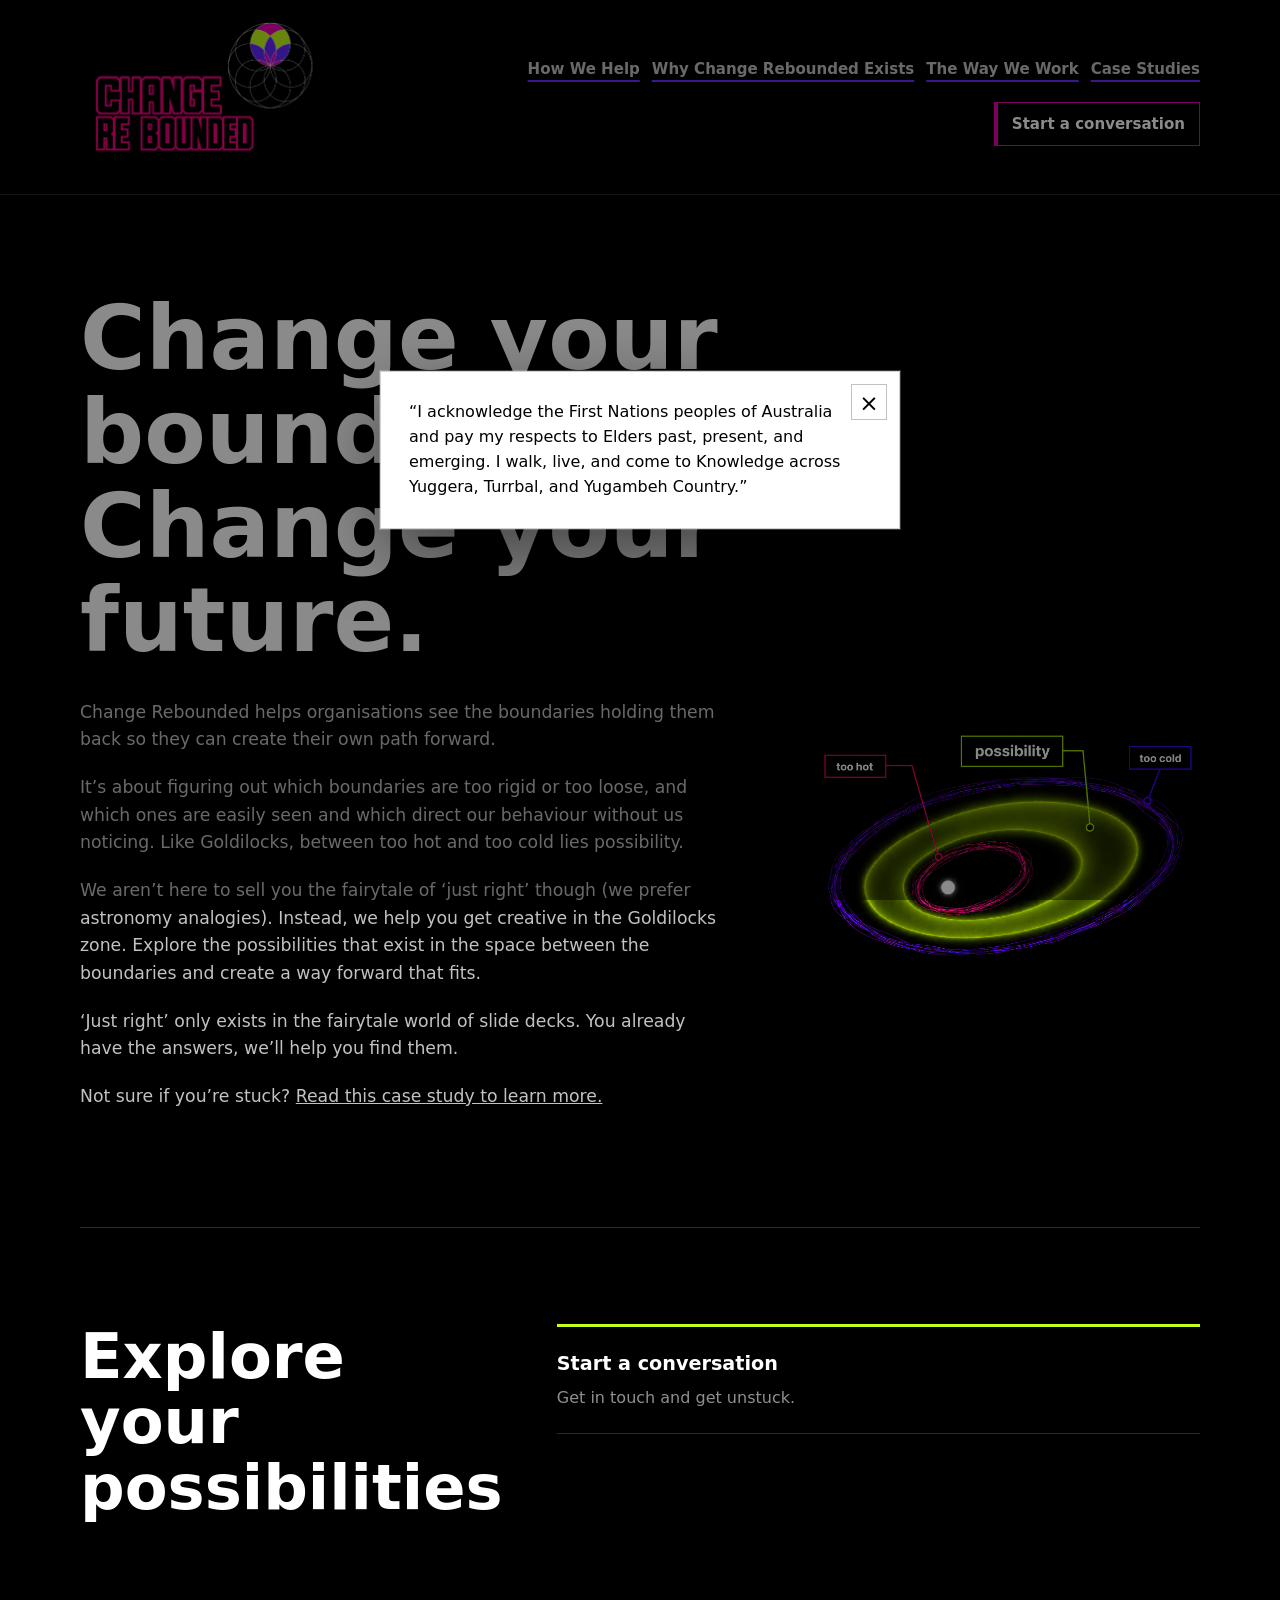
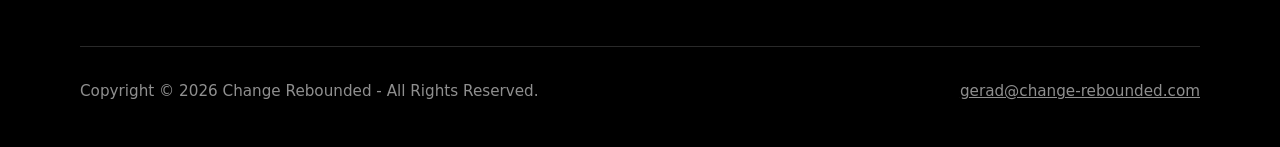
<file: index.html>
<!doctype html>
<html lang="en">
  <head>
    <meta charset="utf-8">
    <meta name="viewport" content="width=device-width, initial-scale=1">
    <meta name="description" content="Change Rebounded helps organisations get unstuck by seeing the boundaries shaping change, technology projects and post-system resets, then finding a better way forward.">
    <meta name="robots" content="index, follow">
    <meta property="og:title" content="Change Rebounded">
    <meta property="og:description" content="Change your boundaries. Change your future.">
    <meta property="og:type" content="website">
    <title>Change Rebounded | Change your boundaries. Change your future.</title>
    <link rel="canonical" href="https://change-rebounded.com/">
    <link rel="sitemap" type="application/xml" href="https://change-rebounded.com/sitemap.xml">
    <link rel="stylesheet" href="styles.css">
    <script type="application/ld+json">
      {
        "@context": "https://schema.org",
        "@type": "ProfessionalService",
        "name": "Change Rebounded",
        "url": "https://change-rebounded.com/",
        "email": "gerad@change-rebounded.com",
        "logo": "https://change-rebounded.com/images/Combined%20logo%20transparent%20black%20background.png",
        "description": "Change Rebounded helps organisations get unstuck by seeing the boundaries shaping change, technology projects and post-system resets, then finding a better way forward.",
        "slogan": "Change your boundaries. Change your future.",
        "knowsAbout": [
          "change management",
          "organisational boundaries",
          "technology roadmap reorientation",
          "project dynamics diagnostics",
          "post-system change"
        ],
        "hasOfferCatalog": {
          "@type": "OfferCatalog",
          "name": "Change Rebounded services",
          "itemListElement": [
            {
              "@type": "Offer",
              "itemOffered": {
                "@type": "Service",
                "name": "The Pre-ject",
                "description": "A service for leaders who want to use limited budgets wisely and make sure they are solving the right problem before kicking off a project."
              }
            },
            {
              "@type": "Offer",
              "itemOffered": {
                "@type": "Service",
                "name": "Project Dynamics Diagnostic",
                "description": "A service for leaders with projects that report green but are stuck, misread or unable to make visible progress."
              }
            },
            {
              "@type": "Offer",
              "itemOffered": {
                "@type": "Service",
                "name": "Technology Roadmap Reorientation",
                "description": "A service for leaders caught replacing dying systems but not reimagining what technology could help the organisation do."
              }
            },
            {
              "@type": "Offer",
              "itemOffered": {
                "@type": "Service",
                "name": "Post-system Change Reset",
                "description": "A service for leaders dealing with the aftermath of a system implementation or change that broke something important."
              }
            }
          ]
        }
      }
    </script>
  </head>
  <body>
    <aside class="acknowledgement-overlay" id="first-nations-acknowledgement" aria-label="First Nations acknowledgement" hidden>
      <div class="acknowledgement-box">
        <button class="acknowledgement-close" type="button" aria-label="Close acknowledgement" data-acknowledgement-close>
          <span aria-hidden="true">&times;</span>
        </button>
        <p>&ldquo;I acknowledge the First Nations peoples of Australia and pay my respects to Elders past, present, and emerging. I walk, live, and come to Knowledge across Yuggera, Turrbal, and Yugambeh Country.&rdquo;</p>
      </div>
    </aside>

    <header class="site-header">
      <div class="header-inner" aria-label="Change Rebounded">
        <a class="brand" href="index.html" aria-label="Change Rebounded home">
          <img class="brand-combined" src="images/Combined logo transparent black background.png" alt="Change Rebounded">
        </a>
        <nav class="header-actions" aria-label="Primary navigation">
          <a class="header-link" href="how-we-help.html">How We Help</a>
          <a class="header-link" href="why-change-rebounded-exists.html">Why Change Rebounded Exists</a>
          <a class="header-link" href="the-way-we-work.html">The Way We Work</a>
          <a class="header-link" href="case-studies.html">Case Studies</a>
          <a class="header-link header-link-primary" href="mailto:gerad@change-rebounded.com">Start a conversation</a>
        </nav>
      </div>
    </header>

    <main>
      <section class="hero" aria-labelledby="change-your-boundaries-change-your-future">
        <div class="hero-layout">
          <h1 class="hero-title" id="change-your-boundaries-change-your-future">Change your boundaries. Change your future.</h1>
          <div class="hero-content">
            <p>Change Rebounded helps organisations see the boundaries holding them back so they can create their own path forward.</p>
            <p>It&rsquo;s about figuring out which boundaries are too rigid or too loose, and which ones are easily seen and which direct our behaviour without us noticing. Like Goldilocks, between too hot and too cold lies possibility.</p>
            <p>We aren&rsquo;t here to sell you the fairytale of &lsquo;just right&rsquo; though (we prefer astronomy analogies). Instead, we help you get creative in the Goldilocks zone. Explore the possibilities that exist in the space between the boundaries and create a way forward that fits.</p>
            <figure class="hero-visual">
              <img src="images/Goldilocks zone.png" width="1536" height="1024" alt="Goldilocks zone diagram showing possibility between boundaries that are too hot and too cold">
            </figure>
            <p>&lsquo;Just right&rsquo; only exists in the fairytale world of slide decks. You already have the answers, we&rsquo;ll help you find them.</p>
            <p>Not sure if you&rsquo;re stuck? <a href="case-studies.html">Read this case study to learn more.</a></p>
          </div>
        </div>
      </section>

      <section class="talk-section" aria-labelledby="ready-to-talk">
        <div class="talk-inner">
          <div>
            <h2 id="ready-to-talk">Explore your possibilities</h2>
          </div>
          <div class="talk-actions">
            <a class="talk-link" href="mailto:gerad@change-rebounded.com">
              <span>Start a conversation</span>
              <span>Get in touch and get unstuck.</span>
            </a>
          </div>
        </div>
      </section>
    </main>

    <footer class="site-footer">
      <p>Copyright &copy; 2026 Change Rebounded - All Rights Reserved.</p>
      <a href="mailto:gerad@change-rebounded.com">gerad@change-rebounded.com</a>
    </footer>

    <script>
      (function () {
        var overlay = document.getElementById("first-nations-acknowledgement");
        if (!overlay) {
          return;
        }

        var closeButton = overlay.querySelector("[data-acknowledgement-close]");
        var storageKey = "changeReboundedAcknowledgementDismissed";

        function hasDismissed() {
          try {
            if (typeof window.sessionStorage === "undefined") {
              return false;
            }
            return window.sessionStorage.getItem(storageKey) === "true";
          } catch (error) {
            return false;
          }
        }

        function rememberDismissed() {
          try {
            if (typeof window.sessionStorage === "undefined") {
              return;
            }
            window.sessionStorage.setItem(storageKey, "true");
          } catch (error) {
            return;
          }
        }

        function cameFromInsideSite() {
          if (!document.referrer) {
            return false;
          }

          try {
            return new URL(document.referrer).origin === window.location.origin;
          } catch (error) {
            return false;
          }
        }

        function hideAcknowledgement() {
          overlay.hidden = true;
        }

        if (!hasDismissed() && !cameFromInsideSite()) {
          overlay.hidden = false;
        }

        if (closeButton) {
          closeButton.addEventListener("click", function () {
            rememberDismissed();
            hideAcknowledgement();
          });
        }
      })();
    </script>
  </body>
</html>
</file>
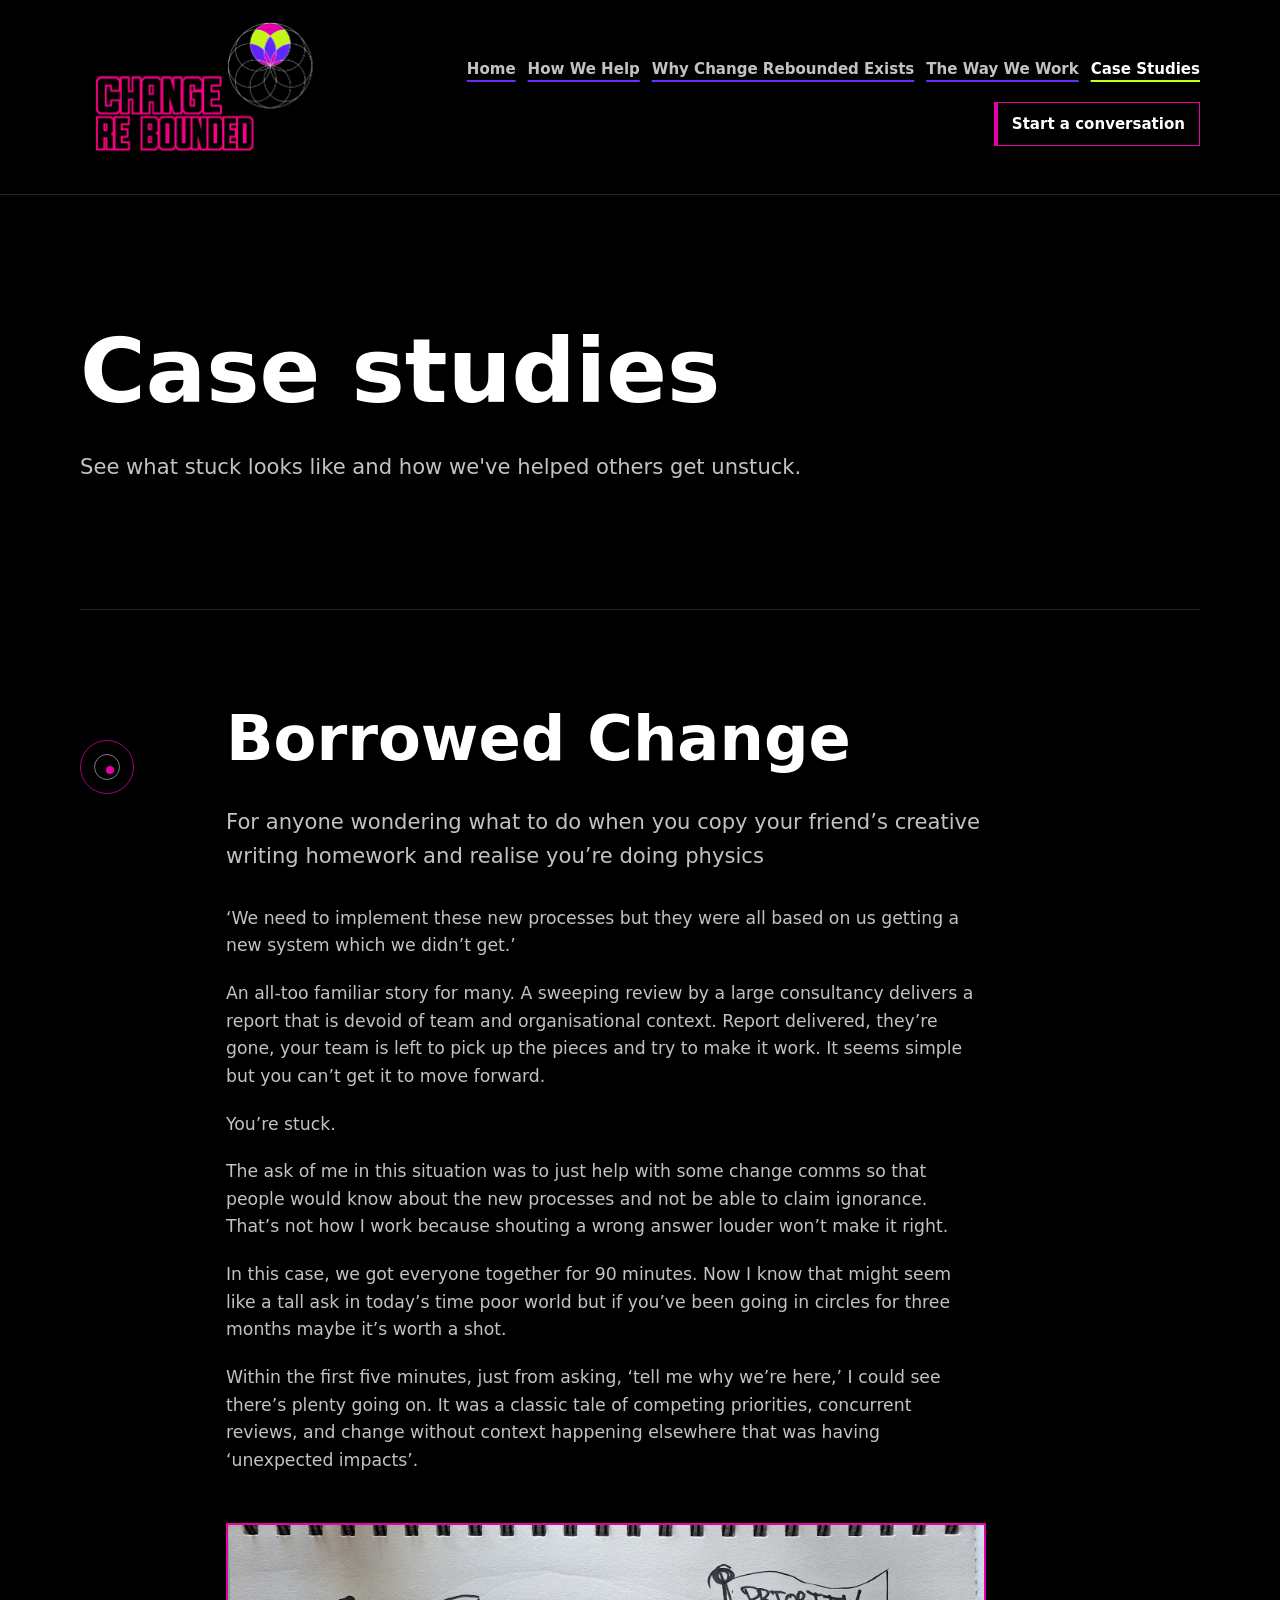
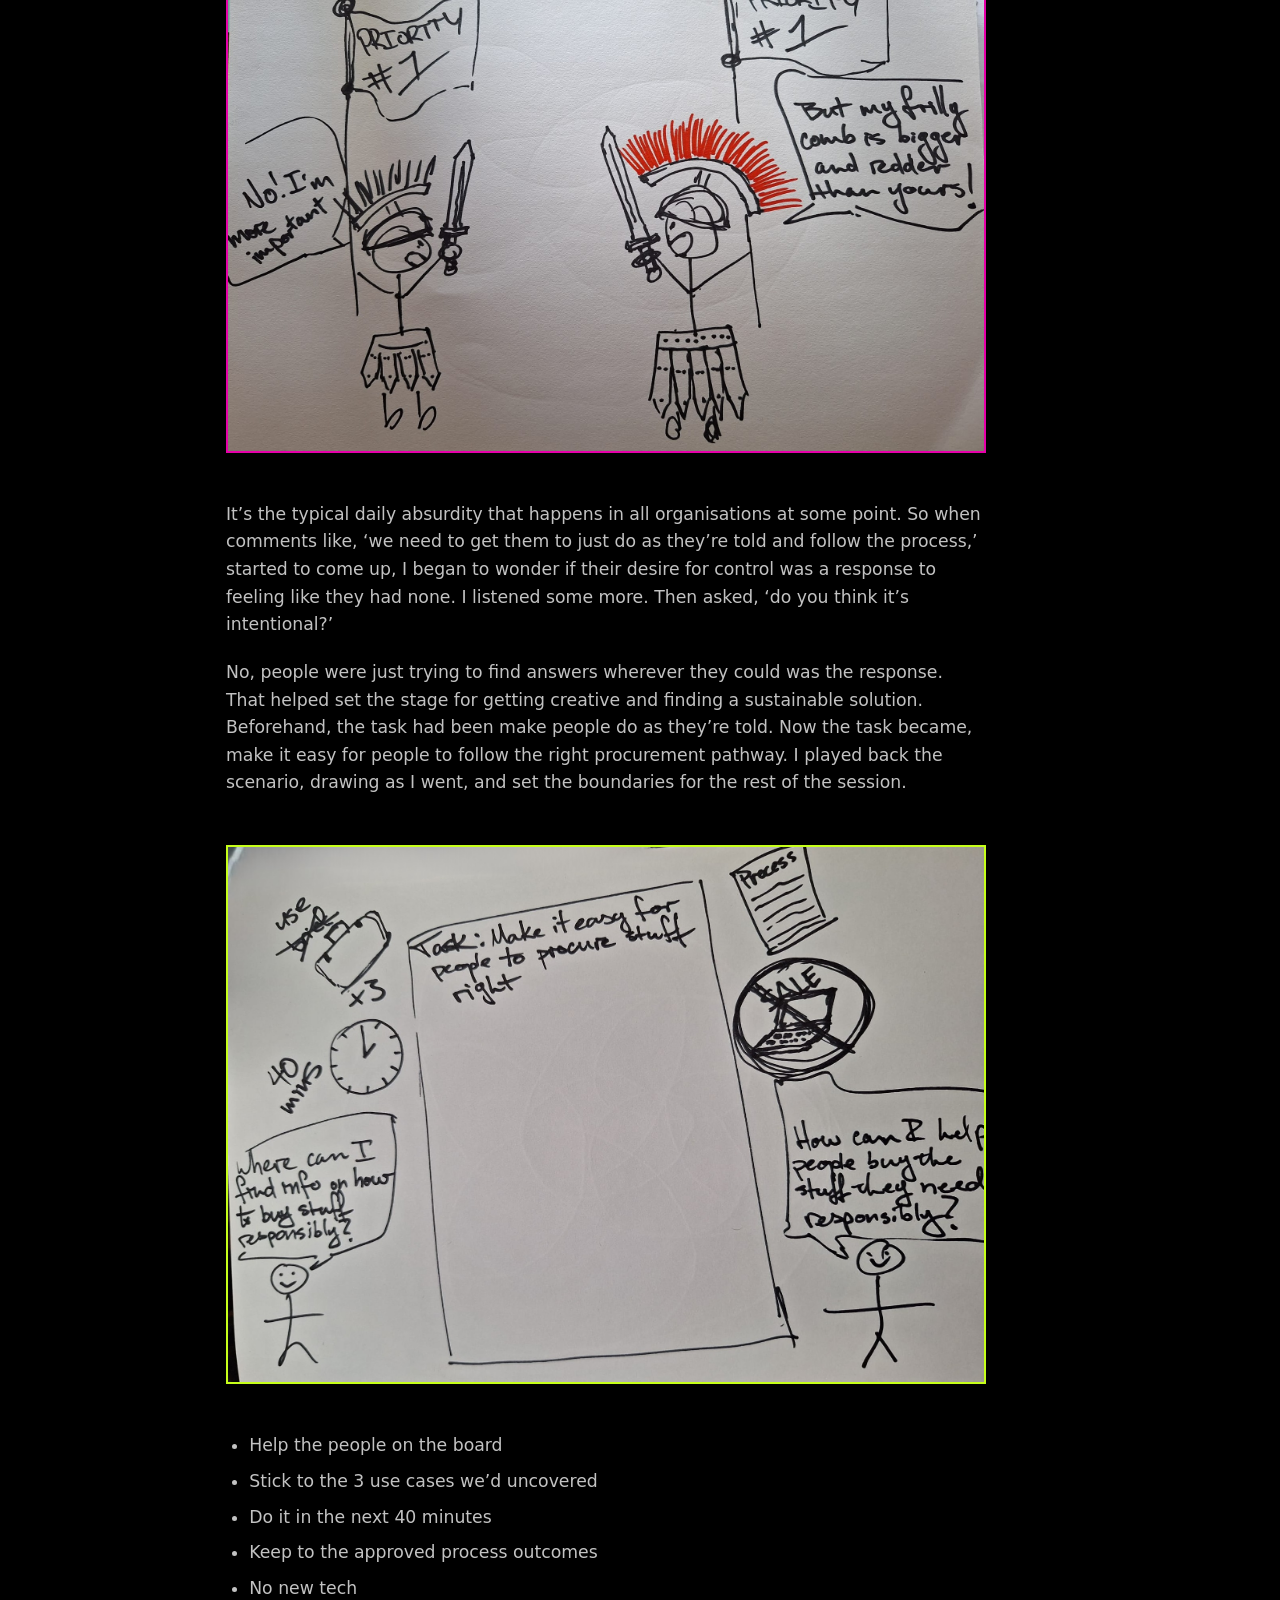
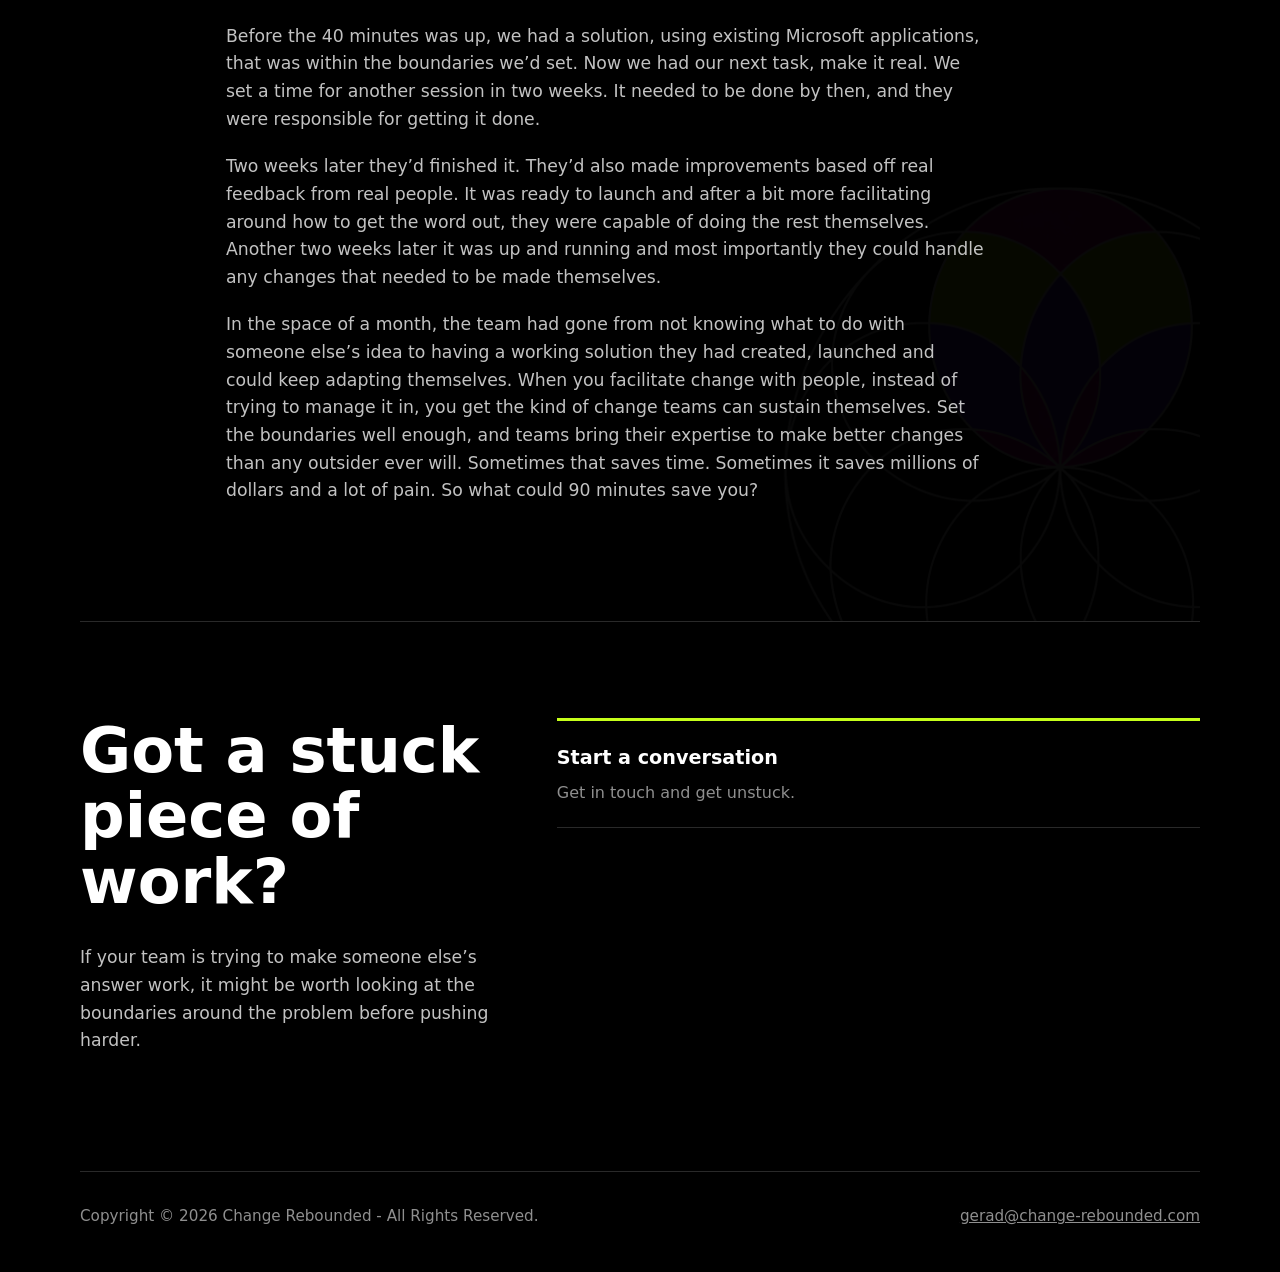
<file: case-studies.html>
<!doctype html>
<html lang="en">
  <head>
    <meta charset="utf-8">
    <meta name="viewport" content="width=device-width, initial-scale=1">
    <meta name="description" content="Real examples of how Change Rebounded helps teams redraw the boundaries around stuck work and create practical change they can keep adapting themselves.">
    <meta name="robots" content="index, follow">
    <meta property="og:title" content="Case Studies | Change Rebounded">
    <meta property="og:description" content="Real examples of how Change Rebounded helps teams redraw the boundaries around stuck work and create practical change they can keep adapting themselves.">
    <meta property="og:type" content="article">
    <title>Case Studies | Change Rebounded</title>
    <link rel="canonical" href="https://change-rebounded.com/case-studies.html">
    <link rel="sitemap" type="application/xml" href="https://change-rebounded.com/sitemap.xml">
    <link rel="stylesheet" href="styles.css">
  </head>
  <body>
    <header class="site-header">
      <div class="header-inner" aria-label="Change Rebounded">
        <a class="brand" href="index.html" aria-label="Change Rebounded home">
          <img class="brand-combined" src="images/Combined logo transparent black background.png" alt="Change Rebounded">
        </a>
        <nav class="header-actions" aria-label="Primary navigation">
          <a class="header-link" href="index.html">Home</a>
          <a class="header-link" href="how-we-help.html">How We Help</a>
          <a class="header-link" href="why-change-rebounded-exists.html">Why Change Rebounded Exists</a>
          <a class="header-link" href="the-way-we-work.html">The Way We Work</a>
          <a class="header-link" href="case-studies.html" aria-current="page">Case Studies</a>
          <a class="header-link header-link-primary" href="mailto:gerad@change-rebounded.com">Start a conversation</a>
        </nav>
      </div>
    </header>

    <main class="case-study-main">
      <section class="case-study-intro" aria-labelledby="case-studies-title">
        <div class="case-study-heading">
          <h1 id="case-studies-title">Case studies</h1>
          <p class="case-study-subtitle">See what stuck looks like and how we've helped others get unstuck.</p>
        </div>
      </section>

      <section class="section-panel case-study-body-section" aria-labelledby="borrowed-change">
        <div class="section-layout">
          <div class="section-kicker section-kicker-fuchsia" aria-hidden="true"></div>
          <article class="case-study-content">
            <h2 id="borrowed-change">Borrowed Change</h2>
            <p class="case-study-deck">For anyone wondering what to do when you copy your friend&rsquo;s creative writing homework and realise you&rsquo;re doing physics</p>
            <p>&lsquo;We need to implement these new processes but they were all based on us getting a new system which we didn&rsquo;t get.&rsquo;</p>
            <p>An all-too familiar story for many. A sweeping review by a large consultancy delivers a report that is devoid of team and organisational context. Report delivered, they&rsquo;re gone, your team is left to pick up the pieces and try to make it work. It seems simple but you can&rsquo;t get it to move forward.</p>
            <p>You&rsquo;re stuck.</p>
            <p>The ask of me in this situation was to just help with some change comms so that people would know about the new processes and not be able to claim ignorance. That&rsquo;s not how I work because shouting a wrong answer louder won&rsquo;t make it right.</p>
            <p>In this case, we got everyone together for 90 minutes. Now I know that might seem like a tall ask in today&rsquo;s time poor world but if you&rsquo;ve been going in circles for three months maybe it&rsquo;s worth a shot.</p>
            <p>Within the first five minutes, just from asking, &lsquo;tell me why we&rsquo;re here,&rsquo; I could see there&rsquo;s plenty going on. It was a classic tale of competing priorities, concurrent reviews, and change without context happening elsewhere that was having &lsquo;unexpected impacts&rsquo;.</p>
            <figure class="case-study-figure case-study-figure-fuchsia">
              <img src="case%20studies/Priorities%20cartoon.jpeg" width="1940" height="1350" alt="Hand-drawn sketch showing conflicting organisational priorities">
            </figure>
            <p>It&rsquo;s the typical daily absurdity that happens in all organisations at some point. So when comments like, &lsquo;we need to get them to just do as they&rsquo;re told and follow the process,&rsquo; started to come up, I began to wonder if their desire for control was a response to feeling like they had none. I listened some more. Then asked, &lsquo;do you think it&rsquo;s intentional?&rsquo;</p>
            <p>No, people were just trying to find answers wherever they could was the response. That helped set the stage for getting creative and finding a sustainable solution. Beforehand, the task had been make people do as they&rsquo;re told. Now the task became, make it easy for people to follow the right procurement pathway. I played back the scenario, drawing as I went, and set the boundaries for the rest of the session.</p>
            <figure class="case-study-figure case-study-figure-green">
              <img src="case%20studies/Boundary%20exercise.jpeg" width="1885" height="1335" alt="Hand-drawn workshop board showing the reframed procurement task and boundaries">
            </figure>
            <ul class="case-study-list">
              <li>Help the people on the board</li>
              <li>Stick to the 3 use cases we&rsquo;d uncovered</li>
              <li>Do it in the next 40 minutes</li>
              <li>Keep to the approved process outcomes</li>
              <li>No new tech</li>
            </ul>
            <p>Before the 40 minutes was up, we had a solution, using existing Microsoft applications, that was within the boundaries we&rsquo;d set. Now we had our next task, make it real. We set a time for another session in two weeks. It needed to be done by then, and they were responsible for getting it done.</p>
            <p>Two weeks later they&rsquo;d finished it. They&rsquo;d also made improvements based off real feedback from real people. It was ready to launch and after a bit more facilitating around how to get the word out, they were capable of doing the rest themselves. Another two weeks later it was up and running and most importantly they could handle any changes that needed to be made themselves.</p>
            <p>In the space of a month, the team had gone from not knowing what to do with someone else&rsquo;s idea to having a working solution they had created, launched and could keep adapting themselves. When you facilitate change with people, instead of trying to manage it in, you get the kind of change teams can sustain themselves. Set the boundaries well enough, and teams bring their expertise to make better changes than any outsider ever will. Sometimes that saves time. Sometimes it saves millions of dollars and a lot of pain. So what could 90 minutes save you?</p>
          </article>
        </div>
      </section>

      <section class="talk-section case-study-cta" aria-labelledby="got-a-stuck-piece-of-work">
        <div class="talk-inner">
          <div>
            <h2 id="got-a-stuck-piece-of-work">Got a stuck piece of work?</h2>
            <p>If your team is trying to make someone else&rsquo;s answer work, it might be worth looking at the boundaries around the problem before pushing harder.</p>
          </div>
          <div class="talk-actions">
            <a class="talk-link" href="mailto:gerad@change-rebounded.com">
              <span>Start a conversation</span>
              <span>Get in touch and get unstuck.</span>
            </a>
          </div>
        </div>
      </section>
    </main>

    <footer class="site-footer">
      <p>Copyright &copy; 2026 Change Rebounded - All Rights Reserved.</p>
      <a href="mailto:gerad@change-rebounded.com">gerad@change-rebounded.com</a>
    </footer>
  </body>
</html>
</file>
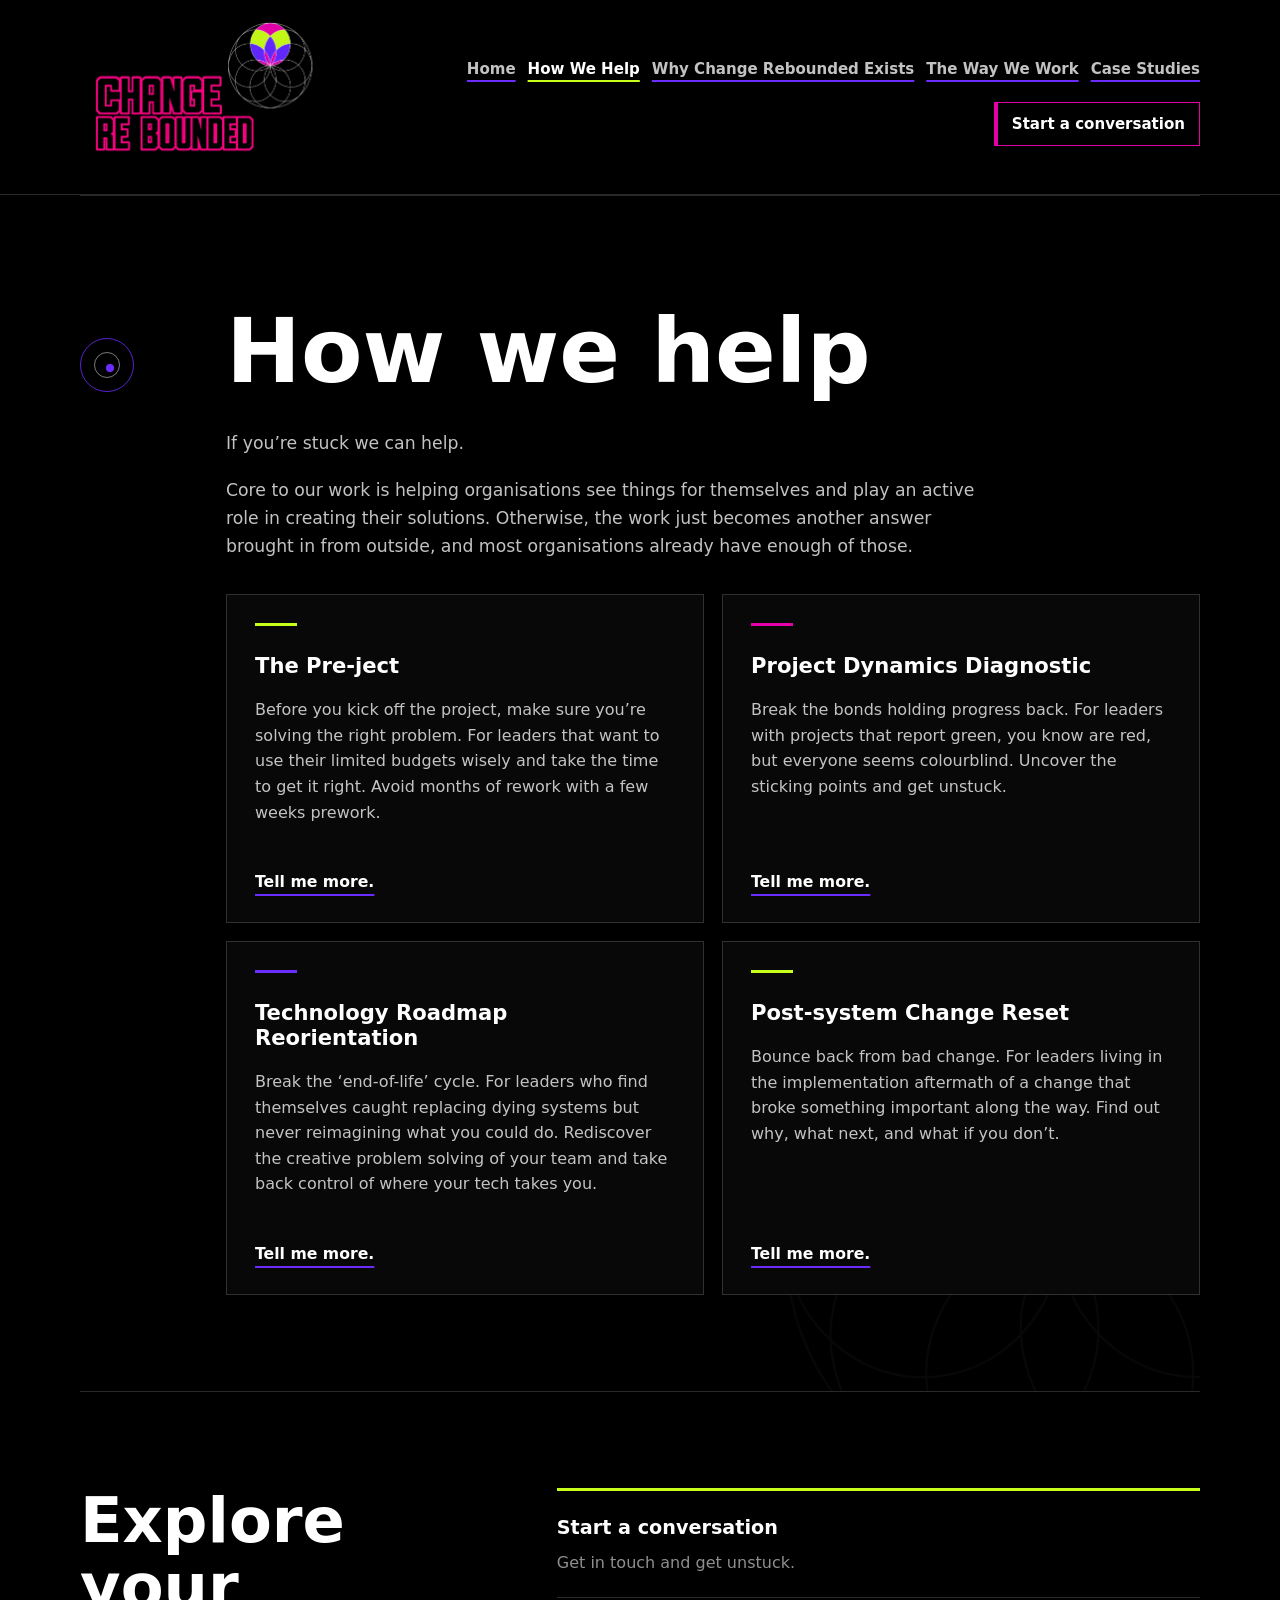
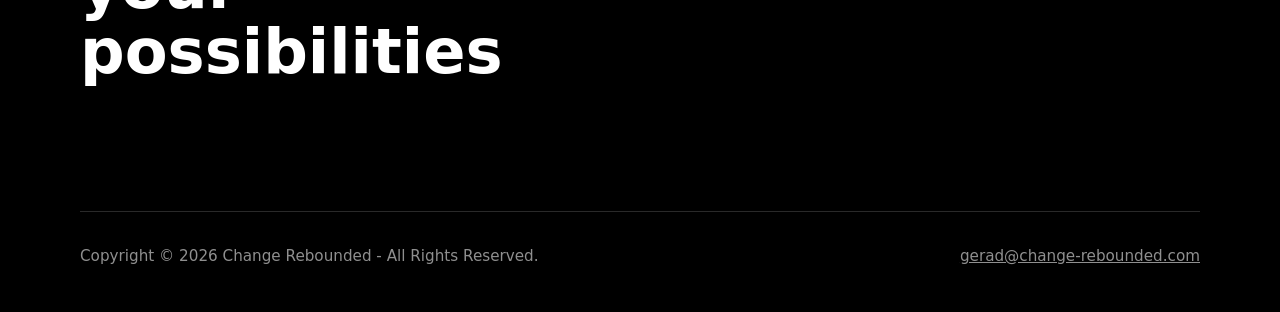
<file: how-we-help.html>
<!doctype html>
<html lang="en">
  <head>
    <meta charset="utf-8">
    <meta name="viewport" content="width=device-width, initial-scale=1">
    <meta name="description" content="How Change Rebounded helps organisations get unstuck before projects begin, inside project trouble, through technology roadmap reorientation and after difficult system changes.">
    <meta name="robots" content="index, follow">
    <meta property="og:title" content="How We Help | Change Rebounded">
    <meta property="og:description" content="Service options for leaders before projects begin, inside stuck projects, rethinking technology roadmaps or recovering after difficult system change.">
    <meta property="og:type" content="website">
    <title>How We Help | Change Rebounded</title>
    <link rel="canonical" href="https://change-rebounded.com/how-we-help.html">
    <link rel="sitemap" type="application/xml" href="https://change-rebounded.com/sitemap.xml">
    <link rel="stylesheet" href="styles.css">
  </head>
  <body>
    <header class="site-header">
      <div class="header-inner" aria-label="Change Rebounded">
        <a class="brand" href="index.html" aria-label="Change Rebounded home">
          <img class="brand-combined" src="images/Combined logo transparent black background.png" alt="Change Rebounded">
        </a>
        <nav class="header-actions" aria-label="Primary navigation">
          <a class="header-link" href="index.html">Home</a>
          <a class="header-link" href="how-we-help.html" aria-current="page">How We Help</a>
          <a class="header-link" href="why-change-rebounded-exists.html">Why Change Rebounded Exists</a>
          <a class="header-link" href="the-way-we-work.html">The Way We Work</a>
          <a class="header-link" href="case-studies.html">Case Studies</a>
          <a class="header-link header-link-primary" href="mailto:gerad@change-rebounded.com">Start a conversation</a>
        </nav>
      </div>
    </header>

    <main>
      <section class="section-panel services-section page-section" aria-labelledby="how-we-help">
        <div class="section-layout">
          <div class="section-kicker section-kicker-violet" aria-hidden="true"></div>
          <div>
            <div class="copy">
              <h1 id="how-we-help">How we help</h1>
              <p>If you&rsquo;re stuck we can help.</p>
              <p>Core to our work is helping organisations see things for themselves and play an active role in creating their solutions. Otherwise, the work just becomes another answer brought in from outside, and most organisations already have enough of those.</p>
            </div>

            <div class="service-grid" aria-label="Services">
              <article class="service-card">
                <div class="service-accent" aria-hidden="true"></div>
                <h3 id="the-pre-ject">The Pre-ject</h3>
                <p>Before you kick off the project, make sure you&rsquo;re solving the right problem. For leaders that want to use their limited budgets wisely and take the time to get it right. Avoid months of rework with a few weeks prework.</p>
                <a class="service-action" href="mailto:gerad@change-rebounded.com?subject=Tell%20me%20more%20about%20The%20Pre-ject" aria-label="Tell me more about The Pre-ject">Tell me more.</a>
              </article>

              <article class="service-card">
                <div class="service-accent service-accent-fuchsia" aria-hidden="true"></div>
                <h3 id="project-dynamics-diagnostic">Project Dynamics Diagnostic</h3>
                <p>Break the bonds holding progress back. For leaders with projects that report green, you know are red, but everyone seems colourblind. Uncover the sticking points and get unstuck.</p>
                <a class="service-action" href="mailto:gerad@change-rebounded.com?subject=Tell%20me%20more%20about%20Project%20Dynamics%20Diagnostic" aria-label="Tell me more about Project Dynamics Diagnostic">Tell me more.</a>
              </article>

              <article class="service-card">
                <div class="service-accent service-accent-violet" aria-hidden="true"></div>
                <h3 id="technology-roadmap-reorientation">Technology Roadmap Reorientation</h3>
                <p>Break the &lsquo;end-of-life&rsquo; cycle. For leaders who find themselves caught replacing dying systems but never reimagining what you could do. Rediscover the creative problem solving of your team and take back control of where your tech takes you.</p>
                <a class="service-action" href="mailto:gerad@change-rebounded.com?subject=Tell%20me%20more%20about%20Technology%20Roadmap%20Reorientation" aria-label="Tell me more about Technology Roadmap Reorientation">Tell me more.</a>
              </article>

              <article class="service-card">
                <div class="service-accent" aria-hidden="true"></div>
                <h3 id="post-system-change-reset">Post-system Change Reset</h3>
                <p>Bounce back from bad change. For leaders living in the implementation aftermath of a change that broke something important along the way. Find out why, what next, and what if you don&rsquo;t.</p>
                <a class="service-action" href="mailto:gerad@change-rebounded.com?subject=Tell%20me%20more%20about%20Post-system%20Change%20Reset" aria-label="Tell me more about Post-system Change Reset">Tell me more.</a>
              </article>
            </div>
          </div>
        </div>
      </section>

      <section class="talk-section" aria-labelledby="ready-to-talk">
        <div class="talk-inner">
          <div>
            <h2 id="ready-to-talk">Explore your possibilities</h2>
          </div>
          <div class="talk-actions">
            <a class="talk-link" href="mailto:gerad@change-rebounded.com">
              <span>Start a conversation</span>
              <span>Get in touch and get unstuck.</span>
            </a>
          </div>
        </div>
      </section>
    </main>

    <footer class="site-footer">
      <p>Copyright &copy; 2026 Change Rebounded - All Rights Reserved.</p>
      <a href="mailto:gerad@change-rebounded.com">gerad@change-rebounded.com</a>
    </footer>
  </body>
</html>
</file>
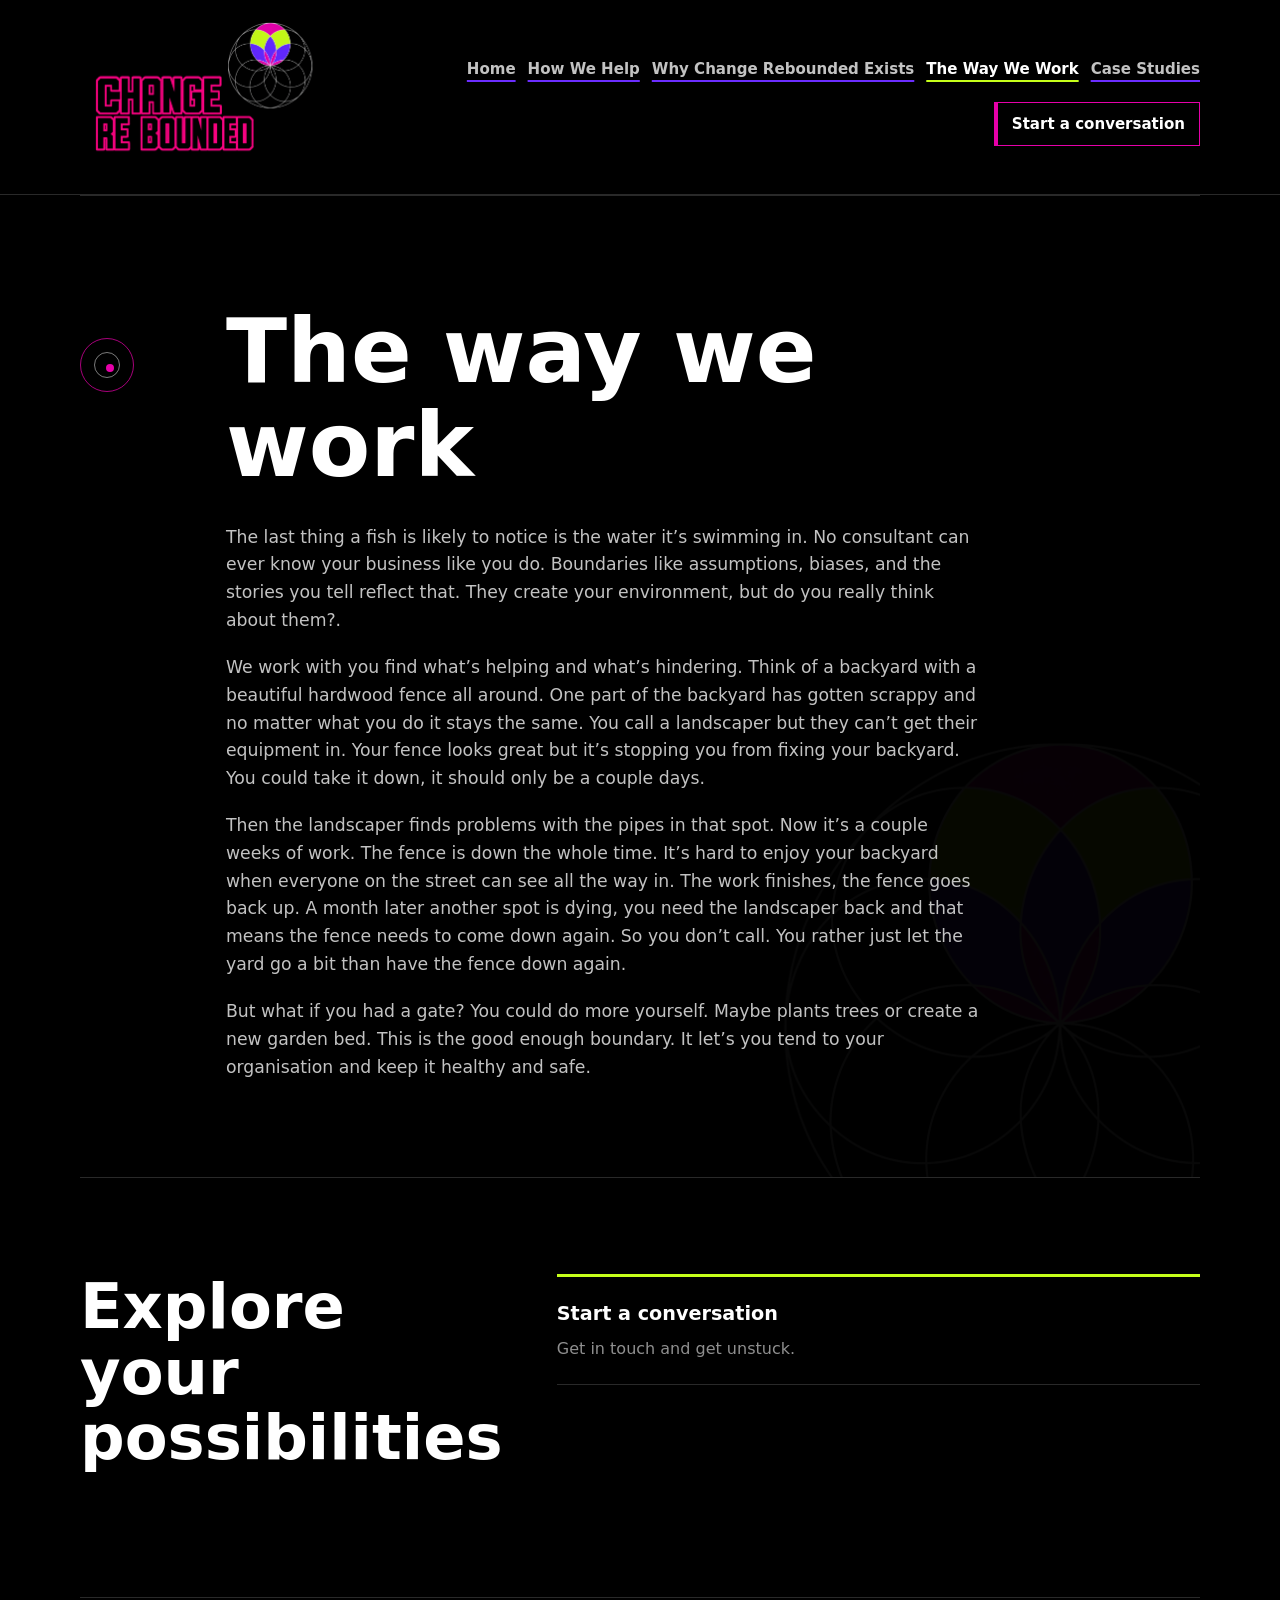
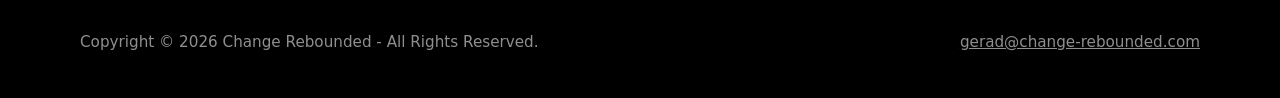
<file: the-way-we-work.html>
<!doctype html>
<html lang="en">
  <head>
    <meta charset="utf-8">
    <meta name="viewport" content="width=device-width, initial-scale=1">
    <meta name="description" content="How Change Rebounded works with leaders and teams to notice what is helping, what is hindering and where boundaries need to change.">
    <meta name="robots" content="index, follow">
    <meta property="og:title" content="The Way We Work | Change Rebounded">
    <meta property="og:description" content="Change Rebounded helps organisations understand the boundaries shaping their environment and create healthier ways forward.">
    <meta property="og:type" content="website">
    <title>The Way We Work | Change Rebounded</title>
    <link rel="canonical" href="https://change-rebounded.com/the-way-we-work.html">
    <link rel="sitemap" type="application/xml" href="https://change-rebounded.com/sitemap.xml">
    <link rel="stylesheet" href="styles.css">
  </head>
  <body>
    <header class="site-header">
      <div class="header-inner" aria-label="Change Rebounded">
        <a class="brand" href="index.html" aria-label="Change Rebounded home">
          <img class="brand-combined" src="images/Combined logo transparent black background.png" alt="Change Rebounded">
        </a>
        <nav class="header-actions" aria-label="Primary navigation">
          <a class="header-link" href="index.html">Home</a>
          <a class="header-link" href="how-we-help.html">How We Help</a>
          <a class="header-link" href="why-change-rebounded-exists.html">Why Change Rebounded Exists</a>
          <a class="header-link" href="the-way-we-work.html" aria-current="page">The Way We Work</a>
          <a class="header-link" href="case-studies.html">Case Studies</a>
          <a class="header-link header-link-primary" href="mailto:gerad@change-rebounded.com">Start a conversation</a>
        </nav>
      </div>
    </header>

    <main>
      <section class="section-panel work-section page-section" aria-labelledby="the-way-we-work">
        <div class="section-layout">
          <div class="section-kicker section-kicker-fuchsia" aria-hidden="true"></div>
          <div class="copy">
            <h1 id="the-way-we-work">The way we work</h1>
            <p>The last thing a fish is likely to notice is the water it&rsquo;s swimming in. No consultant can ever know your business like you do. Boundaries like assumptions, biases, and the stories you tell reflect that. They create your environment, but do you really think about them?.</p>
            <p>We work with you find what&rsquo;s helping and what&rsquo;s hindering. Think of a backyard with a beautiful hardwood fence all around. One part of the backyard has gotten scrappy and no matter what you do it stays the same. You call a landscaper but they can&rsquo;t get their equipment in. Your fence looks great but it&rsquo;s stopping you from fixing your backyard. You could take it down, it should only be a couple days.</p>
            <p>Then the landscaper finds problems with the pipes in that spot. Now it&rsquo;s a couple weeks of work. The fence is down the whole time. It&rsquo;s hard to enjoy your backyard when everyone on the street can see all the way in. The work finishes, the fence goes back up. A month later another spot is dying, you need the landscaper back and that means the fence needs to come down again. So you don&rsquo;t call. You rather just let the yard go a bit than have the fence down again.</p>
            <p>But what if you had a gate? You could do more yourself. Maybe plants trees or create a new garden bed. This is the good enough boundary. It let&rsquo;s you tend to your organisation and keep it healthy and safe.</p>
          </div>
        </div>
      </section>

      <section class="talk-section" aria-labelledby="ready-to-talk">
        <div class="talk-inner">
          <div>
            <h2 id="ready-to-talk">Explore your possibilities</h2>
          </div>
          <div class="talk-actions">
            <a class="talk-link" href="mailto:gerad@change-rebounded.com">
              <span>Start a conversation</span>
              <span>Get in touch and get unstuck.</span>
            </a>
          </div>
        </div>
      </section>
    </main>

    <footer class="site-footer">
      <p>Copyright &copy; 2026 Change Rebounded - All Rights Reserved.</p>
      <a href="mailto:gerad@change-rebounded.com">gerad@change-rebounded.com</a>
    </footer>
  </body>
</html>
</file>
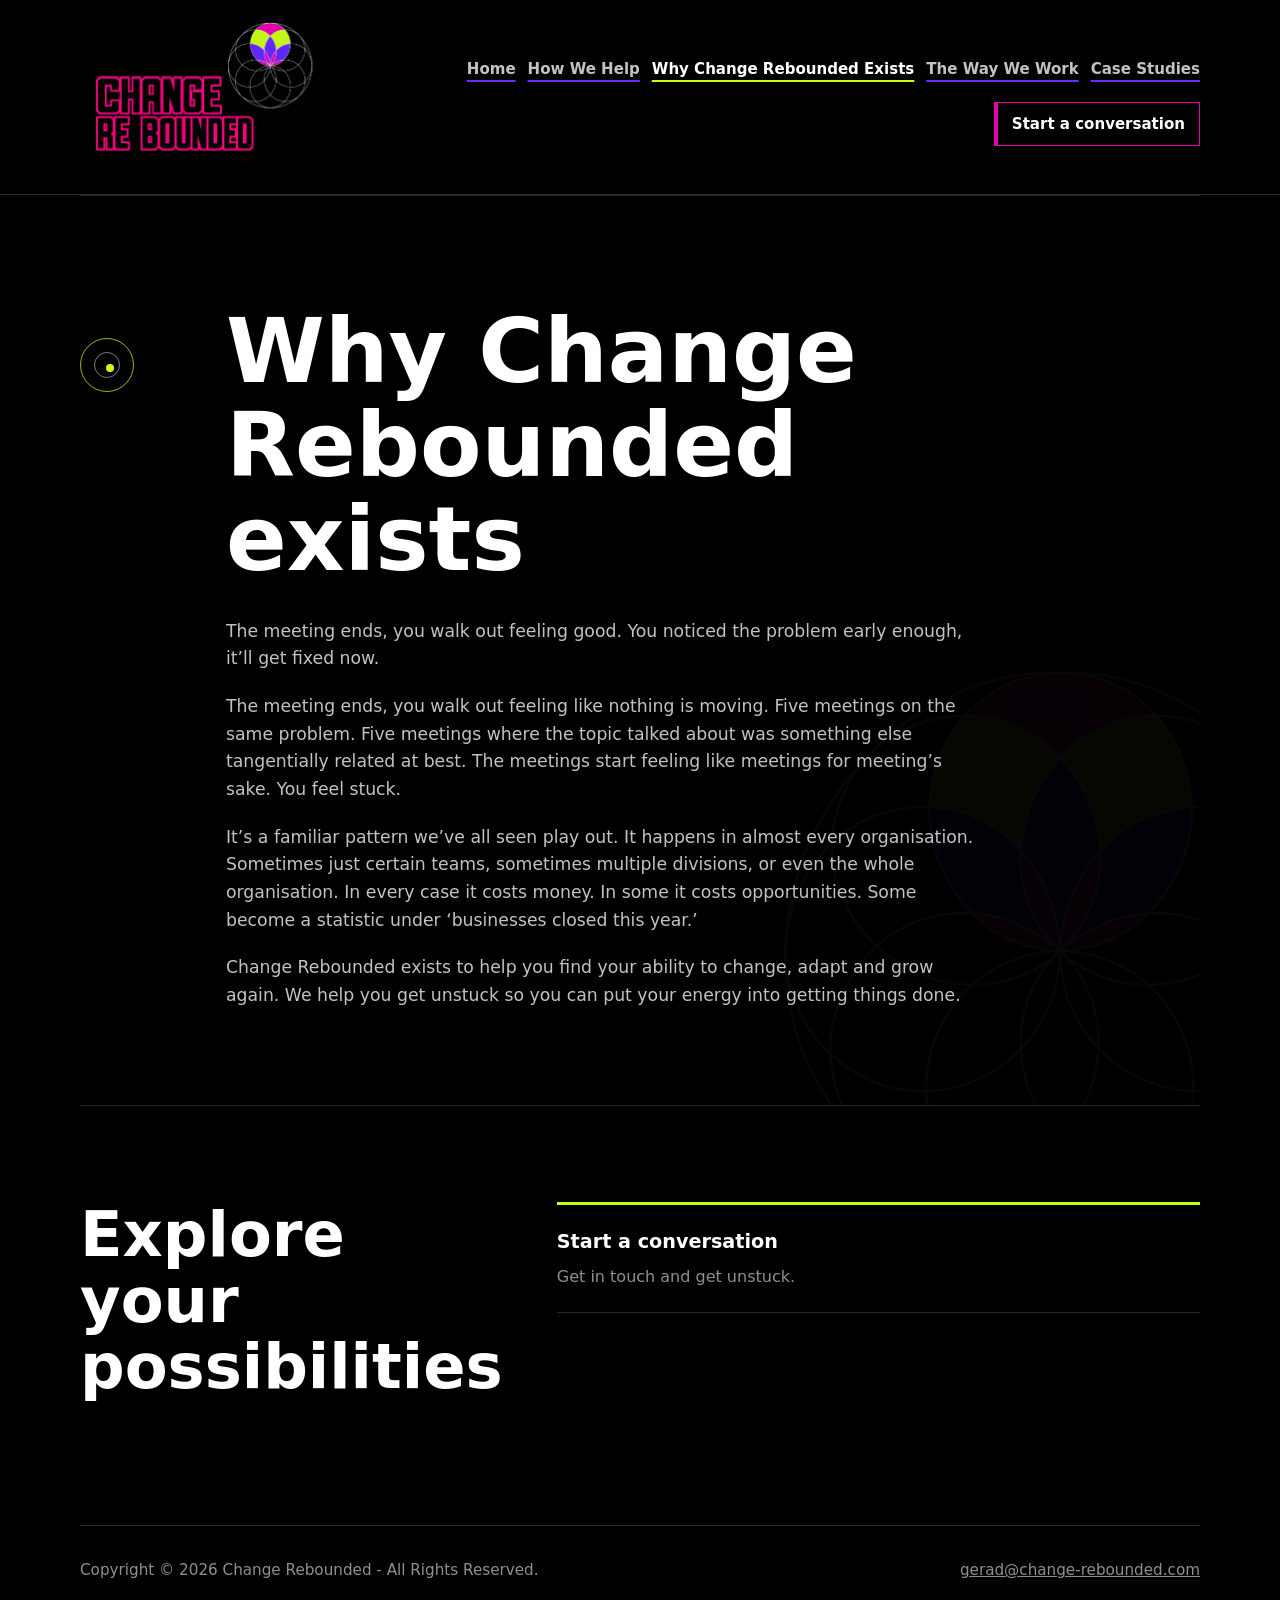
<file: why-change-rebounded-exists.html>
<!doctype html>
<html lang="en">
  <head>
    <meta charset="utf-8">
    <meta name="viewport" content="width=device-width, initial-scale=1">
    <meta name="description" content="Why Change Rebounded exists: helping organisations find their ability to change, adapt and grow again when familiar patterns keep work stuck.">
    <meta name="robots" content="index, follow">
    <meta property="og:title" content="Why Change Rebounded Exists | Change Rebounded">
    <meta property="og:description" content="The organisational patterns and stuck change dynamics Change Rebounded helps address.">
    <meta property="og:type" content="website">
    <title>Why Change Rebounded Exists | Change Rebounded</title>
    <link rel="canonical" href="https://change-rebounded.com/why-change-rebounded-exists.html">
    <link rel="sitemap" type="application/xml" href="https://change-rebounded.com/sitemap.xml">
    <link rel="stylesheet" href="styles.css">
  </head>
  <body>
    <header class="site-header">
      <div class="header-inner" aria-label="Change Rebounded">
        <a class="brand" href="index.html" aria-label="Change Rebounded home">
          <img class="brand-combined" src="images/Combined logo transparent black background.png" alt="Change Rebounded">
        </a>
        <nav class="header-actions" aria-label="Primary navigation">
          <a class="header-link" href="index.html">Home</a>
          <a class="header-link" href="how-we-help.html">How We Help</a>
          <a class="header-link" href="why-change-rebounded-exists.html" aria-current="page">Why Change Rebounded Exists</a>
          <a class="header-link" href="the-way-we-work.html">The Way We Work</a>
          <a class="header-link" href="case-studies.html">Case Studies</a>
          <a class="header-link header-link-primary" href="mailto:gerad@change-rebounded.com">Start a conversation</a>
        </nav>
      </div>
    </header>

    <main>
      <section class="section-panel page-section" aria-labelledby="why-change-rebounded-exists">
        <div class="section-layout">
          <div class="section-kicker" aria-hidden="true"></div>
          <div class="copy">
            <h1 id="why-change-rebounded-exists">Why Change Rebounded exists</h1>
            <p>The meeting ends, you walk out feeling good. You noticed the problem early enough, it&rsquo;ll get fixed now.</p>
            <p>The meeting ends, you walk out feeling like nothing is moving. Five meetings on the same problem. Five meetings where the topic talked about was something else tangentially related at best. The meetings start feeling like meetings for meeting&rsquo;s sake. You feel stuck.</p>
            <p>It&rsquo;s a familiar pattern we&rsquo;ve all seen play out. It happens in almost every organisation. Sometimes just certain teams, sometimes multiple divisions, or even the whole organisation. In every case it costs money. In some it costs opportunities. Some become a statistic under &lsquo;businesses closed this year.&rsquo;</p>
            <p>Change Rebounded exists to help you find your ability to change, adapt and grow again. We help you get unstuck so you can put your energy into getting things done.</p>
          </div>
        </div>
      </section>

      <section class="talk-section" aria-labelledby="ready-to-talk">
        <div class="talk-inner">
          <div>
            <h2 id="ready-to-talk">Explore your possibilities</h2>
          </div>
          <div class="talk-actions">
            <a class="talk-link" href="mailto:gerad@change-rebounded.com">
              <span>Start a conversation</span>
              <span>Get in touch and get unstuck.</span>
            </a>
          </div>
        </div>
      </section>
    </main>

    <footer class="site-footer">
      <p>Copyright &copy; 2026 Change Rebounded - All Rights Reserved.</p>
      <a href="mailto:gerad@change-rebounded.com">gerad@change-rebounded.com</a>
    </footer>
  </body>
</html>
</file>
<file: styles.css>
:root {
  --black: #000000;
  --site-bg: #000000;
  --white: #ffffff;
  --acid-lime: #c6ff1a;
  --vivid-fuchsia: #e600a9;
  --deep-violet: #6b2dff;
  --near-black: #080808;
  --soft-white: rgba(255, 255, 255, 0.76);
  --muted-white: rgba(255, 255, 255, 0.56);
  --fine-line: rgba(255, 255, 255, 0.16);
  --max-page: 1120px;
  --header-height: 106px;
  --anchor-offset: 1.5rem;
}

* {
  box-sizing: border-box;
}

html {
  background: var(--site-bg);
  color-scheme: dark;
  scroll-behavior: smooth;
  scroll-padding-top: calc(var(--header-height) + var(--anchor-offset));
}

body {
  min-width: 320px;
  margin: 0;
  background: var(--site-bg);
  color: var(--white);
  font-family: system-ui, -apple-system, BlinkMacSystemFont, "Segoe UI", Roboto, Helvetica, Arial, sans-serif;
  font-size: 1rem;
  line-height: 1.6;
  letter-spacing: 0;
}

img {
  display: block;
  max-width: 100%;
}

a {
  color: inherit;
}

a:focus-visible {
  outline: 2px solid var(--acid-lime);
  outline-offset: 5px;
}

.site-header {
  position: sticky;
  top: 0;
  z-index: 20;
  width: 100%;
  padding: 0 24px;
  border-bottom: 1px solid var(--fine-line);
  background: rgba(0, 0, 0, 0.94);
  backdrop-filter: blur(12px);
}

.header-inner {
  width: min(100%, var(--max-page));
  margin: 0 auto;
  padding: 18px 0;
  display: flex;
  align-items: center;
  justify-content: space-between;
  gap: 28px;
}

.brand {
  display: inline-flex;
  align-items: center;
  flex: 0 0 auto;
  text-decoration: none;
}

.brand-combined {
  width: 280px;
  max-width: min(38vw, 280px);
  height: auto;
}

.header-actions {
  min-width: 0;
  display: flex;
  flex-wrap: wrap;
  align-items: center;
  justify-content: flex-end;
  gap: 12px;
}

.header-link {
  min-height: 42px;
  display: inline-flex;
  align-items: center;
  justify-content: center;
  padding: 9px 0;
  color: var(--soft-white);
  font-size: 0.94rem;
  font-weight: 750;
  white-space: nowrap;
  text-decoration: underline;
  text-decoration-color: var(--deep-violet);
  text-decoration-thickness: 2px;
  text-underline-offset: 6px;
}

.header-link-primary {
  padding: 9px 14px;
  border: 1px solid var(--vivid-fuchsia);
  border-left-width: 4px;
  color: var(--white);
  text-decoration: none;
}

.header-link:hover {
  color: var(--white);
  text-decoration-color: var(--acid-lime);
}

.header-link[aria-current="page"] {
  color: var(--white);
  text-decoration-color: var(--acid-lime);
}

.header-link-primary:hover {
  border-color: var(--acid-lime);
}

.acknowledgement-overlay {
  position: fixed;
  top: 0;
  left: 0;
  z-index: 80;
  width: 100vw;
  height: 100vh;
  display: flex;
  align-items: center;
  justify-content: center;
  padding: 24px;
  background: rgba(0, 0, 0, 0.46);
  overflow-y: auto;
  pointer-events: auto;
}

.acknowledgement-overlay[hidden] {
  display: none;
}

.acknowledgement-box {
  position: relative;
  width: min(100%, 520px);
  padding: 28px 58px 28px 28px;
  border: 1px solid rgba(0, 0, 0, 0.18);
  background: var(--white);
  color: var(--black);
  box-shadow:
    0 0 0 1px rgba(255, 255, 255, 0.22),
    0 28px 80px rgba(0, 0, 0, 0.52);
}

.acknowledgement-box p {
  margin: 0;
  color: var(--black);
  font-size: 1rem;
  line-height: 1.55;
}

.acknowledgement-close {
  position: absolute;
  top: 12px;
  right: 12px;
  width: 36px;
  height: 36px;
  display: inline-flex;
  align-items: center;
  justify-content: center;
  border: 1px solid rgba(0, 0, 0, 0.24);
  background: transparent;
  color: var(--black);
  cursor: pointer;
  font: inherit;
  font-size: 1.45rem;
  line-height: 1;
}

.acknowledgement-close:hover {
  background: var(--black);
  color: var(--white);
}

.acknowledgement-close:focus-visible {
  outline: 2px solid var(--deep-violet);
  outline-offset: 3px;
}

main {
  width: min(100% - 48px, var(--max-page));
  margin: 0 auto;
}

section {
  padding: 96px 0;
}

[id] {
  scroll-margin-top: calc(var(--header-height) + var(--anchor-offset));
}

.section-anchor {
  position: absolute;
  top: 0;
  left: 0;
  width: 1px;
  height: 1px;
  overflow: hidden;
  pointer-events: none;
}

.hero {
  position: relative;
  min-height: 78vh;
  display: flex;
  align-items: center;
}

.hero-layout {
  width: 100%;
}

.hero-content {
  display: grid;
  grid-template-columns: minmax(0, 1.25fr) minmax(300px, 0.75fr);
  column-gap: clamp(40px, 6vw, 76px);
  align-items: start;
  position: relative;
  z-index: 1;
}

.hero-content > :not(.hero-visual) {
  grid-column: 1;
}

.hero-visual {
  grid-column: 2;
  grid-row: 1 / span 5;
  width: 100%;
  max-width: 430px;
  margin: 0;
  justify-self: end;
}

.hero-visual img {
  width: 100%;
  height: auto;
}

.copy {
  max-width: 760px;
}

h1,
h2,
h3,
p {
  margin-top: 0;
}

h1,
h2 {
  letter-spacing: 0;
  line-height: 1.05;
}

h2 {
  position: relative;
}

h1 {
  max-width: 850px;
  margin-bottom: 32px;
  font-size: 5.6rem;
  font-weight: 800;
}

h2 {
  margin-bottom: 30px;
  font-size: 3.9rem;
  font-weight: 800;
}

h3 {
  margin-bottom: 18px;
  font-size: 1.32rem;
  line-height: 1.18;
}

p {
  margin-bottom: 1.25rem;
  color: var(--soft-white);
  font-size: 1.08rem;
}

.copy p:last-child,
.service-card p:last-child,
.site-footer p {
  margin-bottom: 0;
}

.cta-row {
  display: flex;
  flex-wrap: wrap;
  align-items: center;
  gap: 24px;
  margin-top: 36px;
}

.button,
.text-link {
  min-height: 48px;
  display: inline-flex;
  align-items: center;
  justify-content: center;
  text-decoration: none;
  font-weight: 750;
}

.button-primary {
  padding: 13px 22px;
  border: 1px solid var(--vivid-fuchsia);
  border-left-width: 5px;
  background: transparent;
  color: var(--white);
}

.button-primary:hover {
  border-color: var(--acid-lime);
}

.text-link {
  color: var(--soft-white);
  text-decoration: underline;
  text-decoration-color: var(--deep-violet);
  text-decoration-thickness: 2px;
  text-underline-offset: 7px;
}

.text-link:hover {
  color: var(--white);
  text-decoration-color: var(--acid-lime);
}

.section-panel {
  position: relative;
  overflow: hidden;
  border-top: 1px solid var(--fine-line);
}

.section-panel::before {
  content: "";
  position: absolute;
  right: -170px;
  bottom: -170px;
  width: 620px;
  aspect-ratio: 1;
  background-image: url("images/Black%20background%20logo%20transparent.png");
  background-repeat: no-repeat;
  background-size: contain;
  opacity: 0.032;
  pointer-events: none;
}

.section-panel:nth-of-type(odd)::before {
  right: -170px;
  bottom: -170px;
  left: auto;
}

.section-layout {
  position: relative;
  z-index: 1;
  display: grid;
  grid-template-columns: 90px minmax(0, 1fr);
  gap: 56px;
  align-items: start;
}

.section-kicker {
  width: 54px;
  height: 54px;
  border: 1px solid rgba(198, 255, 26, 0.72);
  border-radius: 50%;
  position: sticky;
  top: 34px;
}

.section-kicker::before,
.section-kicker::after {
  content: "";
  position: absolute;
  inset: 13px;
  border: 1px solid rgba(255, 255, 255, 0.48);
  border-radius: 50%;
}

.section-kicker::after {
  inset: 25px auto auto 25px;
  width: 8px;
  height: 8px;
  border: 0;
  background: var(--acid-lime);
}

.section-kicker-fuchsia {
  border-color: rgba(230, 0, 169, 0.72);
}

.section-kicker-fuchsia::after {
  background: var(--vivid-fuchsia);
}

.section-kicker-violet {
  border-color: rgba(107, 45, 255, 0.8);
}

.section-kicker-violet::after {
  background: var(--deep-violet);
}

.services-section .copy {
  margin-bottom: 34px;
}

.service-grid {
  display: grid;
  grid-template-columns: repeat(2, minmax(0, 1fr));
  gap: 18px;
}

.service-card {
  min-height: 100%;
  padding: 28px;
  border: 1px solid var(--fine-line);
  background: var(--near-black);
  display: flex;
  flex-direction: column;
}

.service-accent {
  width: 42px;
  height: 3px;
  margin-bottom: 28px;
  background: var(--acid-lime);
}

.service-accent-fuchsia {
  background: var(--vivid-fuchsia);
}

.service-accent-violet {
  background: var(--deep-violet);
}

.service-card p {
  color: var(--soft-white);
  font-size: 1rem;
}

.service-action {
  width: fit-content;
  margin-top: auto;
  padding-top: 24px;
  color: var(--white);
  font-size: 0.98rem;
  font-weight: 800;
  text-decoration: underline;
  text-decoration-color: var(--deep-violet);
  text-decoration-thickness: 2px;
  text-underline-offset: 7px;
}

.service-action:hover {
  color: var(--acid-lime);
  text-decoration-color: var(--acid-lime);
}

.talk-section {
  border-top: 1px solid var(--fine-line);
  border-bottom: 1px solid var(--fine-line);
}

.talk-inner {
  display: grid;
  grid-template-columns: minmax(0, 0.8fr) minmax(300px, 1.2fr);
  gap: 48px;
  align-items: start;
}

.talk-actions {
  display: grid;
  gap: 14px;
}

.talk-link {
  display: grid;
  gap: 6px;
  padding: 22px 0;
  border-bottom: 1px solid var(--fine-line);
  text-decoration: none;
}

.talk-link:first-child {
  border-top: 3px solid var(--acid-lime);
}

.talk-link span:first-child {
  color: var(--white);
  font-size: 1.2rem;
  font-weight: 800;
}

.talk-link span:last-child {
  color: var(--muted-white);
}

.talk-link:hover span:first-child {
  color: var(--acid-lime);
}

.case-study-intro {
  min-height: 46vh;
  display: flex;
  align-items: center;
  padding-bottom: 72px;
}

.case-study-heading {
  max-width: 920px;
}

.case-study-subtitle {
  max-width: 760px;
  color: var(--soft-white);
  font-size: 1.32rem;
}

.case-study-body-section {
  padding: 96px 0;
}

.case-study-content {
  max-width: 760px;
}

.case-study-content h2 {
  margin-bottom: 34px;
}

.case-study-deck {
  max-width: 760px;
}

.case-study-deck {
  margin-bottom: 2rem;
  color: var(--soft-white);
  font-size: 1.32rem;
}

.case-study-figure {
  margin: 48px 0;
}

.case-study-figure img {
  width: 100%;
  height: auto;
  background: var(--white);
}

.case-study-figure-fuchsia img {
  border: 2pt solid var(--vivid-fuchsia);
}

.case-study-figure-green img {
  border: 2pt solid var(--acid-lime);
}

.case-study-list {
  margin: 0 0 1.25rem;
  padding-left: 1.45rem;
  color: var(--soft-white);
  font-size: 1.08rem;
}

.case-study-list li + li {
  margin-top: 0.5rem;
}

.case-study-cta p {
  max-width: 620px;
}

.page-section {
  padding-top: 108px;
}

.site-footer {
  width: min(100% - 48px, var(--max-page));
  margin: 0 auto;
  padding: 32px 0 44px;
  display: flex;
  flex-wrap: wrap;
  gap: 18px 28px;
  justify-content: space-between;
  color: var(--muted-white);
}

.site-footer p,
.site-footer a {
  color: var(--muted-white);
  font-size: 0.95rem;
}

.site-footer a:hover {
  color: var(--white);
}

@media (max-width: 960px) {
  .hero-content {
    grid-template-columns: minmax(0, 1fr) minmax(260px, 0.6fr);
    column-gap: 36px;
  }

  .hero-visual {
    max-width: 340px;
  }

  h1 {
    font-size: 4.4rem;
  }

  h2 {
    font-size: 3.1rem;
  }

  .service-grid {
    grid-template-columns: 1fr;
  }

  .talk-inner {
    grid-template-columns: 1fr;
  }
}

@media (max-width: 1100px) {
  :root {
    --header-height: 170px;
  }

  .header-inner {
    align-items: flex-start;
    flex-direction: column;
    gap: 12px;
  }

  .header-actions {
    width: 100%;
    justify-content: flex-start;
  }
}

@media (max-width: 760px) {
  :root {
    --header-height: 260px;
  }

  body {
    background: var(--black);
  }

  .site-header,
  main,
  .site-footer {
    width: min(100% - 36px, var(--max-page));
  }

  .site-header {
    width: 100%;
    padding: 0 18px;
  }

  .header-inner {
    padding: 14px 0;
    align-items: flex-start;
    flex-direction: column;
    gap: 12px;
  }

  .header-actions {
    width: 100%;
    justify-content: flex-start;
  }

  .brand-combined {
    width: 230px;
    max-width: min(70vw, 230px);
  }

  .acknowledgement-overlay {
    padding: 18px;
  }

  .acknowledgement-box {
    padding: 24px 54px 24px 22px;
  }

  .acknowledgement-box p {
    font-size: 0.96rem;
  }

  section {
    padding: 72px 0;
  }

  .hero {
    min-height: auto;
    padding-top: 72px;
  }

  .hero-content {
    grid-template-columns: 1fr;
    column-gap: 0;
    row-gap: 0;
  }

  .hero-content > :not(.hero-visual),
  .hero-visual {
    grid-column: 1;
    grid-row: auto;
  }

  .hero-visual {
    width: min(100%, 520px);
    max-width: none;
    margin: 32px auto 1.25rem;
    justify-self: center;
  }

  .section-panel::before,
  .section-panel:nth-of-type(odd)::before {
    right: -220px;
    bottom: -210px;
    left: auto;
    width: 500px;
  }

  h1 {
    font-size: 3.15rem;
  }

  h2 {
    font-size: 2.4rem;
  }

  p {
    font-size: 1.02rem;
  }

  .cta-row {
    flex-direction: column;
    align-items: flex-start;
  }

  .button,
  .text-link {
    min-height: 52px;
  }

  .section-layout {
    grid-template-columns: 1fr;
    gap: 28px;
  }

  .section-kicker {
    position: relative;
    top: auto;
    width: 42px;
    height: 42px;
  }

  .section-kicker::before {
    inset: 10px;
  }

  .section-kicker::after {
    inset: 19px auto auto 19px;
    width: 7px;
    height: 7px;
  }

  .service-card {
    padding: 24px;
  }

  .case-study-intro {
    min-height: auto;
    padding-top: 72px;
    padding-bottom: 72px;
  }

  .case-study-body-section {
    padding: 72px 0;
  }

  .case-study-subtitle,
  .case-study-deck,
  .case-study-list {
    font-size: 1.02rem;
  }

  .case-study-figure {
    margin: 36px 0;
  }
}

@media (max-width: 430px) {
  :root {
    --header-height: 300px;
  }

  h1 {
    font-size: 2.7rem;
  }

  h2 {
    font-size: 2.1rem;
  }

  .brand-combined {
    width: 200px;
    max-width: min(72vw, 200px);
  }

  .header-actions {
    gap: 10px;
  }

  .header-link {
    min-height: 38px;
    padding-top: 6px;
    padding-bottom: 6px;
    font-size: 0.86rem;
  }

  .header-link-primary {
    padding-right: 12px;
    padding-left: 12px;
  }

  .button-primary {
    width: 100%;
  }
}
</file>
